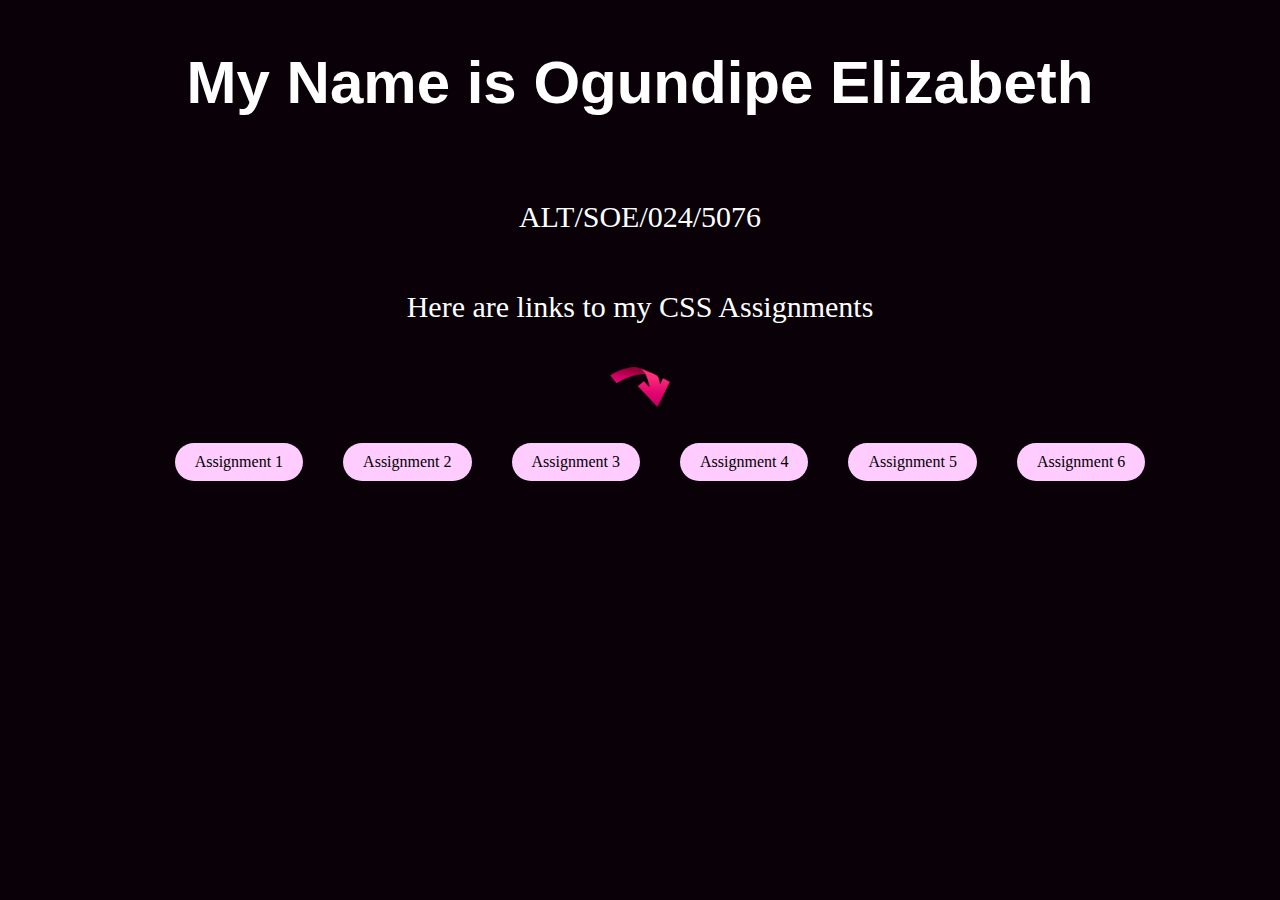
<file: index.html>
<!DOCTYPE html>
<html lang="en">
<head>
    <meta charset="UTF-8">
    <meta name="viewport" content="width=device-width, initial-scale=1.0">
    <title>MY CSS ASSIGNMENTS </title>
</head>
<body>
    
        <h1>My Name is Ogundipe Elizabeth</h1>
    <div class="text">
       <p>ALT/SOE/024/5076</p>
       <p>Here are links to my CSS Assignments</p>
       <img src="../images/arrow.png" alt="">
    </div>
  
    <nav>
        <ul class="buttons">
            <li><a href="css1/css1.html">Assignment 1</a></li>
            <li><a href="css2/css2.html">Assignment 2</a></li>
            <li><a href="css3/css3.html">Assignment 3</a></li>
            <li><a href="css4/css4.html">Assignment 4</a></li>
            <li><a href="css5/css5.html">Assignment 5</a></li>
            <li><a href="css6/css6.html">Assignment 6</a></li>
        </ul>
    </nav>
    
    <link rel="stylesheet" href="main.css">
    
</body>
</html>
</file>
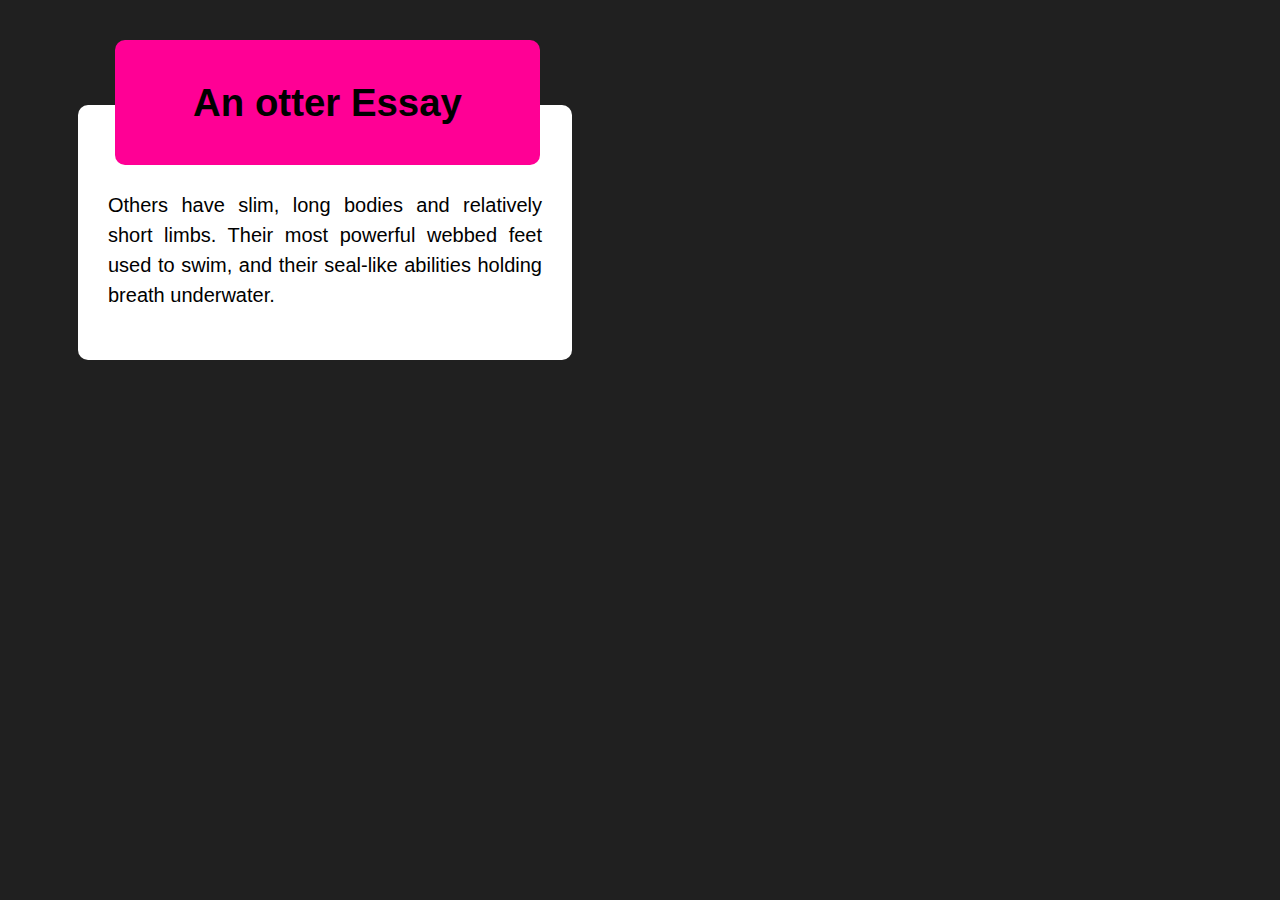
<file: css1.html>
<!DOCTYPE html>
<html lang="en">
<head>
    <meta charset="UTF-8">
    <meta name="viewport" content="width=device-width, initial-scale=1.0">
    <title>css class 1

    </title>
</head>
<body>
    <div class="title "><h1>An otter Essay </h1></div>
    <div class="card ">
        <p>Others have slim, long bodies and relatively short limbs. 
            Their most powerful webbed feet used to swim, and their seal-like abilities
            holding breath underwater.
        </p>
    </div>

    <link rel="stylesheet" href="css1.css">
    
</body>

</html>
</file>
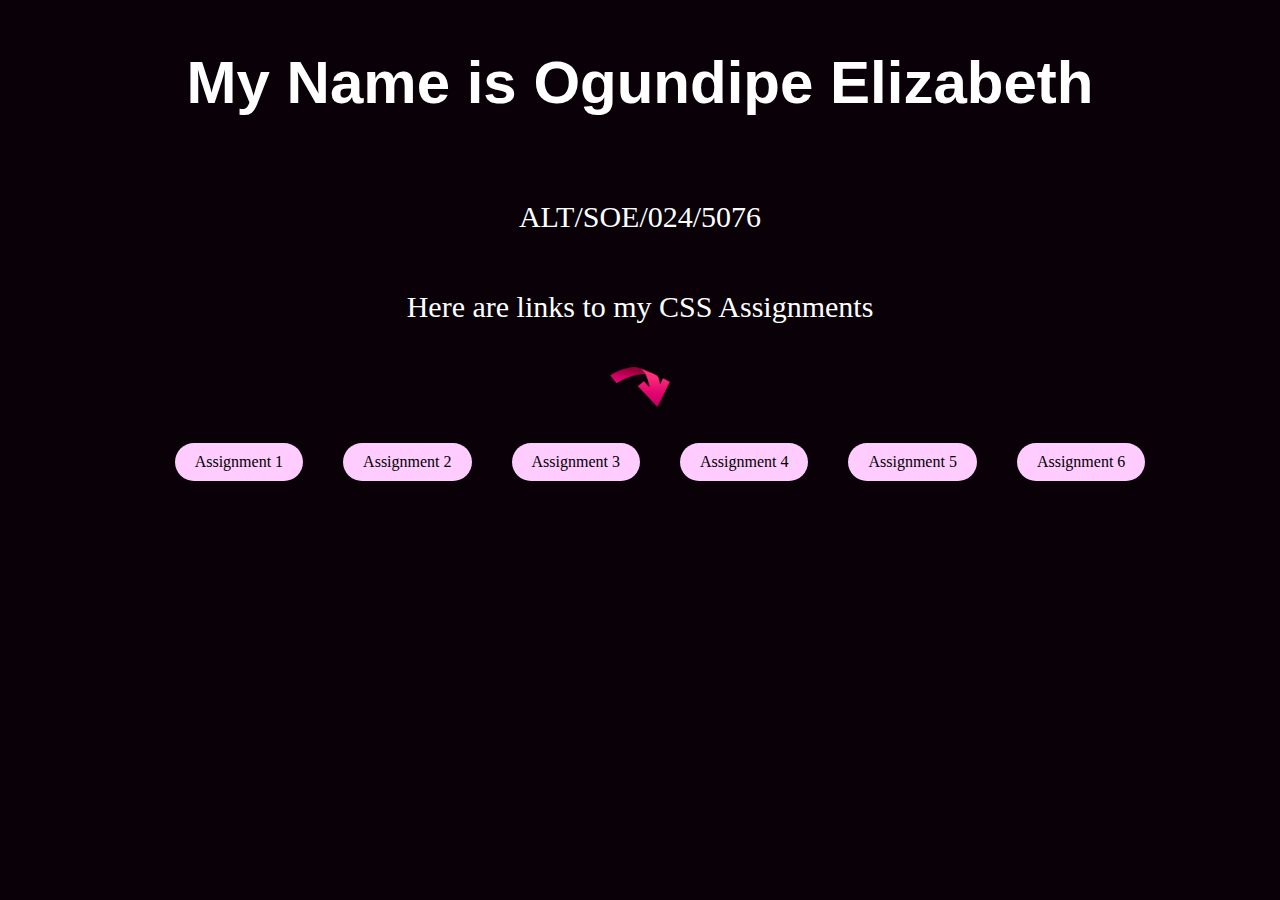
<file: Main.html>
<!DOCTYPE html>
<html lang="en">
<head>
    <meta charset="UTF-8">
    <meta name="viewport" content="width=device-width, initial-scale=1.0">
    <title>MY CSS ASSIGNMENTS </title>
</head>
<body>
    
        <h1>My Name is Ogundipe Elizabeth</h1>
    <div class="text">
       <p>ALT/SOE/024/5076</p>
       <p>Here are links to my CSS Assignments</p>
       <img src="../images/arrow.png" alt="">
    </div>
  
    <nav>
        <ul class="buttons">
            <li><a href="ccs1/css1.html">Assignment 1</a></li>
            <li><a href="css2/css2.html">Assignment 2</a></li>
            <li><a href="css3/css3.html">Assignment 3</a></li>
            <li><a href="css4/css4.html">Assignment 4</a></li>
            <li><a href="css5/css5.html">Assignment 5</a></li>
            <li><a href="css6/css6.html">Assignment 6</a></li>
        </ul>
    </nav>
    
    <link rel="stylesheet" href="main.css">
    
</body>
</html>
</file>
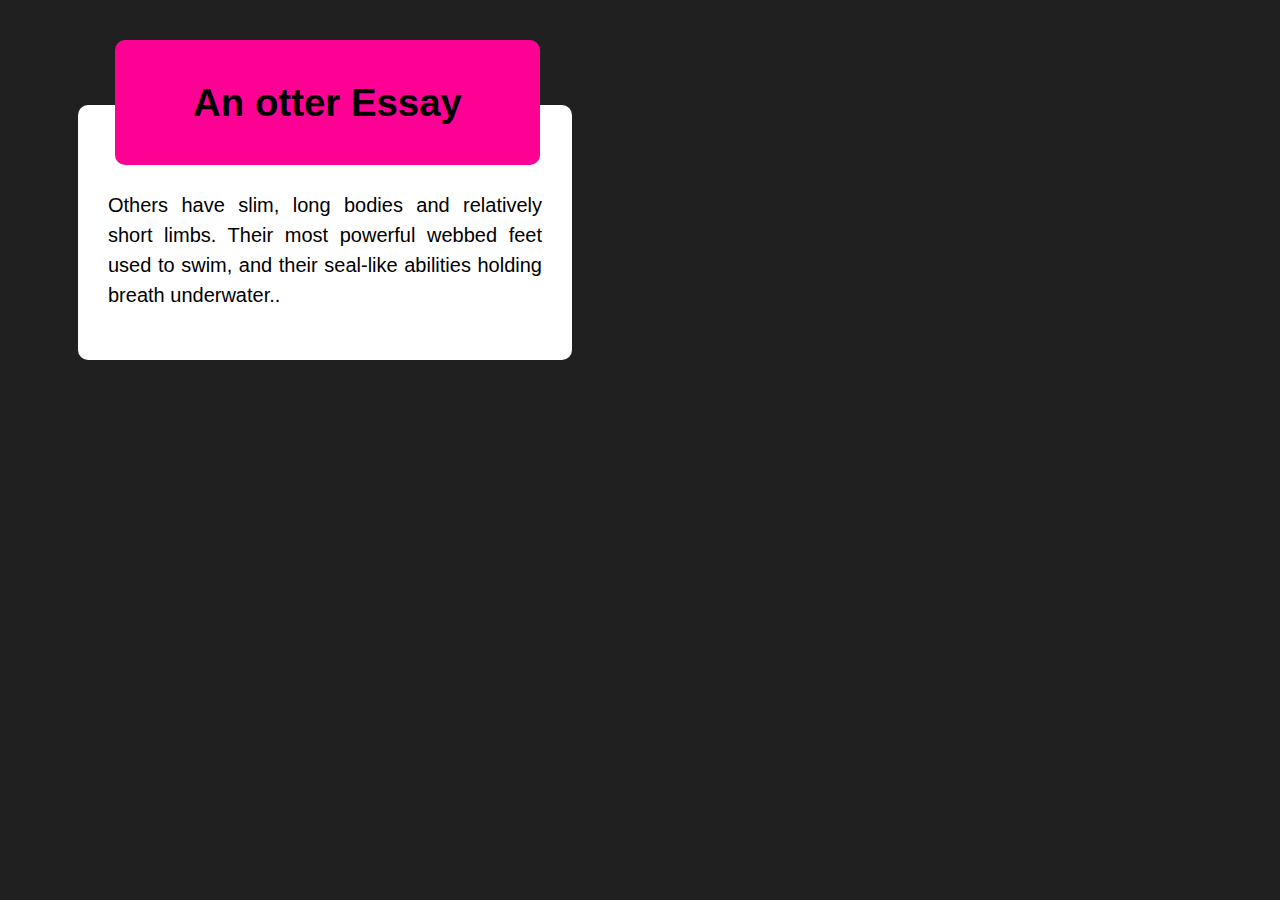
<file: css1/css1.html>
<!DOCTYPE html>
<html lang="en">
<head>
    <meta charset="UTF-8">
    <meta name="viewport" content="width=device-width, initial-scale=1.0">
    <title>CSS 1

    </title>
</head>
<body>
    <div class="title "><h1>An otter Essay</h1></div>
    <div class="card ">
        <p>Others have slim, long bodies and relatively short limbs. 
            Their most powerful webbed feet used to swim, and their seal-like abilities
            holding breath underwater..
        </p>
    </div>

    <link rel="stylesheet" href="css1.css">
    
</body>

</html>
</file>
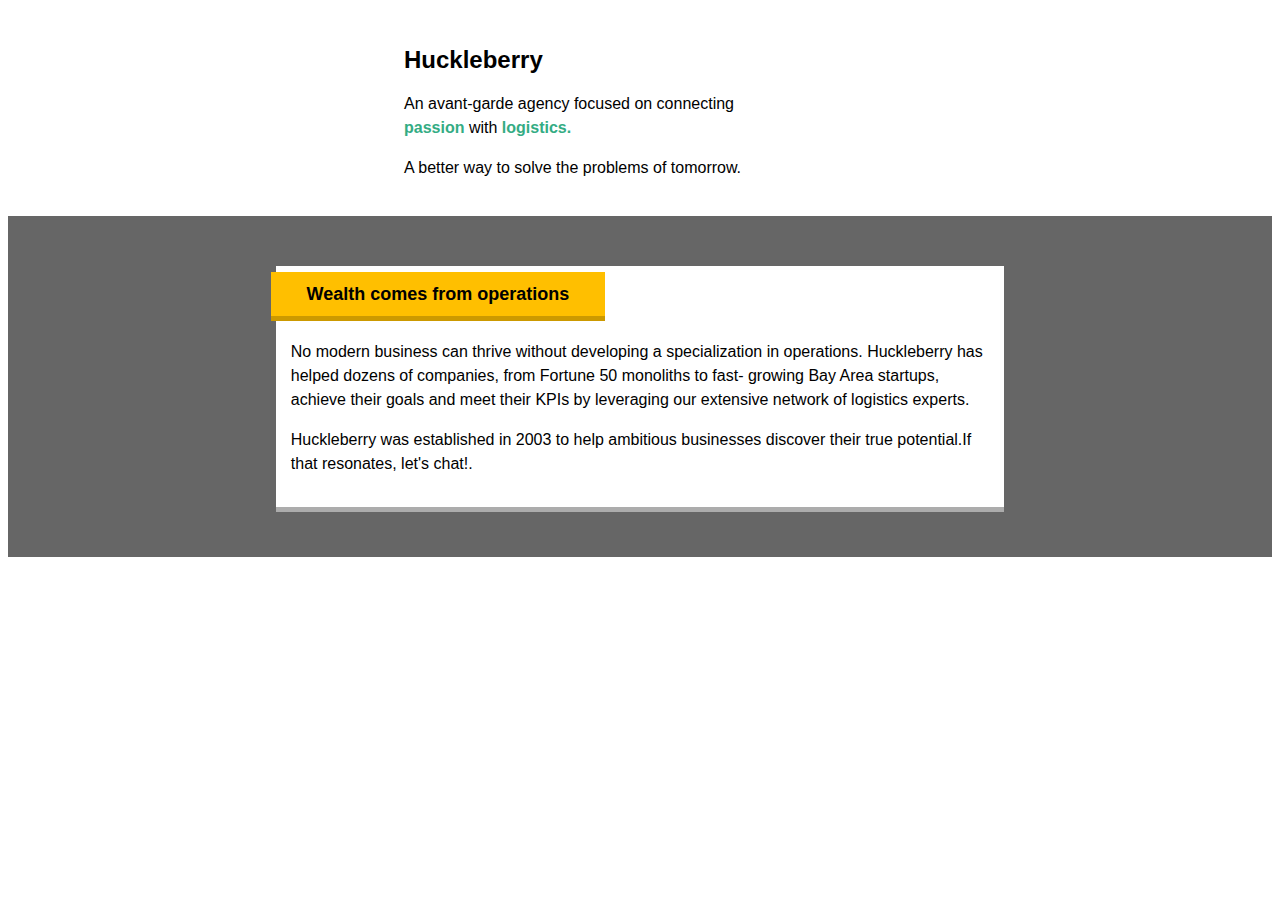
<file: css2/css2.html>
<!DOCTYPE html>
<html lang="en">
<head>
    <meta charset="UTF-8">
    <meta name="viewport" content="width=device-width, initial-scale=1.0">
    <title>CSS 2</title>
</head>
<body>
    <div class="firsthalf">
        <h2>Huckleberry</h2>
        <p>An avant-garde agency focused on connecting <id>passion</id> with <id>logistics.</id></p>
        <p>A better way to solve the problems of tomorrow.</p>
    </div>
    
        <div class="secondhalf">
        <div class="insecondhalf">
        <h4>Wealth comes from operations</h4>
        <p>
            No modern business can thrive without developing a specialization in operations. Huckleberry has helped dozens of companies, from Fortune 50 monoliths to fast- growing Bay Area startups, achieve their goals and meet their KPIs by leveraging our extensive network of logistics experts.
            
        <p>Huckleberry was established in 2003 to help ambitious businesses discover their true potential.If that resonates, let's chat!.</p>
        </div> </div>
   
    <link rel="stylesheet" href="css2.css">
</body>
</html>
</file>
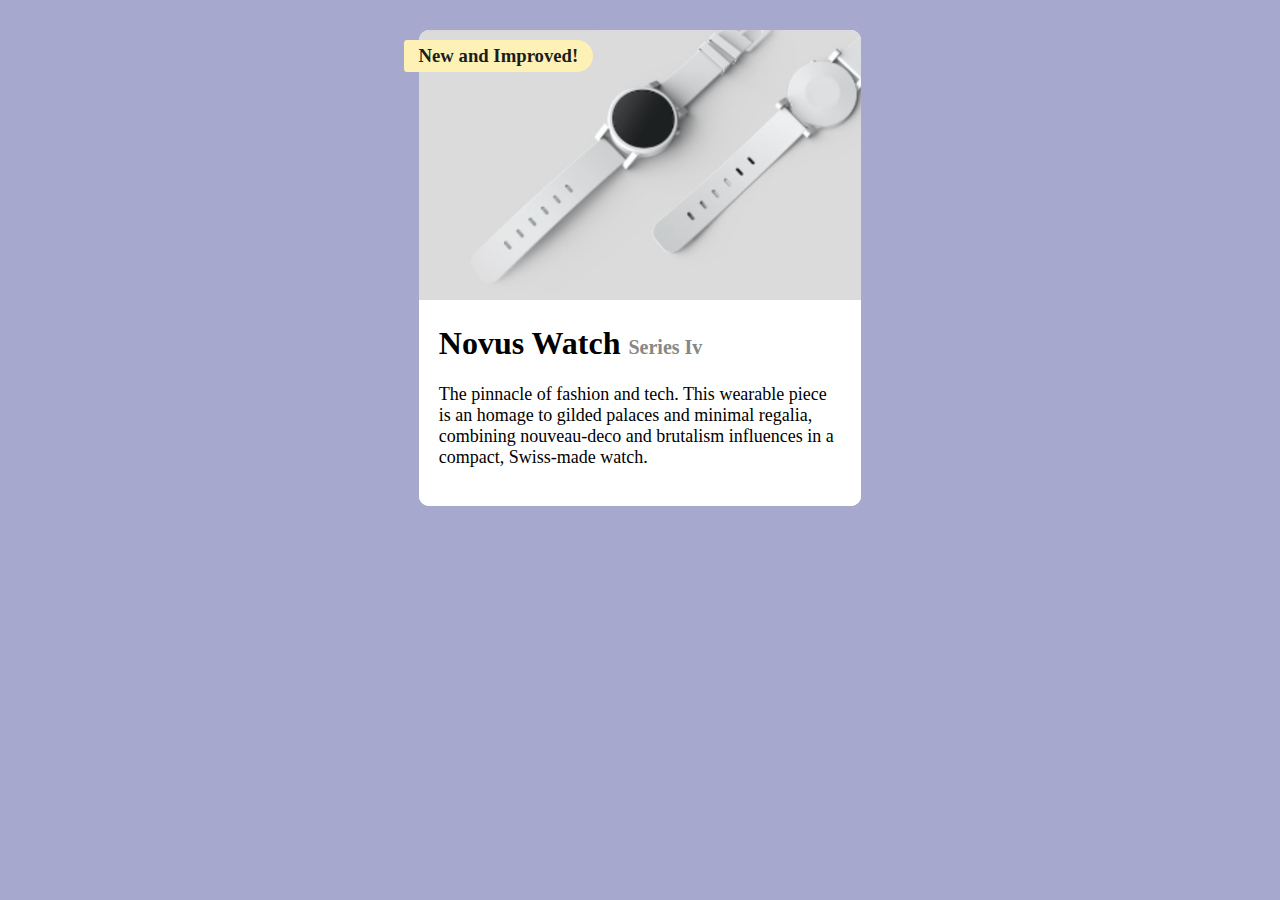
<file: css3/css3.html>
<!DOCTYPE html>
<html lang="en">
<head>
    <meta charset="UTF-8">
    <meta name="viewport" content="width=device-width, initial-scale=1.0">
    <title>CSS 3</title>
</head>
<body>
    <div class="all">
        <!-- <div class="up"> -->
            <h3>New and Improved!</h3>
        <!-- </div> -->
        <img src="../images/watch.PNG" alt="">
        <div class="down"><h1>Novus Watch <id> Series Iv </id></h1>
        
        <p>The pinnacle of fashion and tech. This wearable piece is an homage to gilded palaces and minimal regalia, combining nouveau-deco and brutalism influences in a compact, Swiss-made watch.</p></div>
    </div>
    
<link rel="stylesheet" href="css3.css">
</body>
</html>
</file>
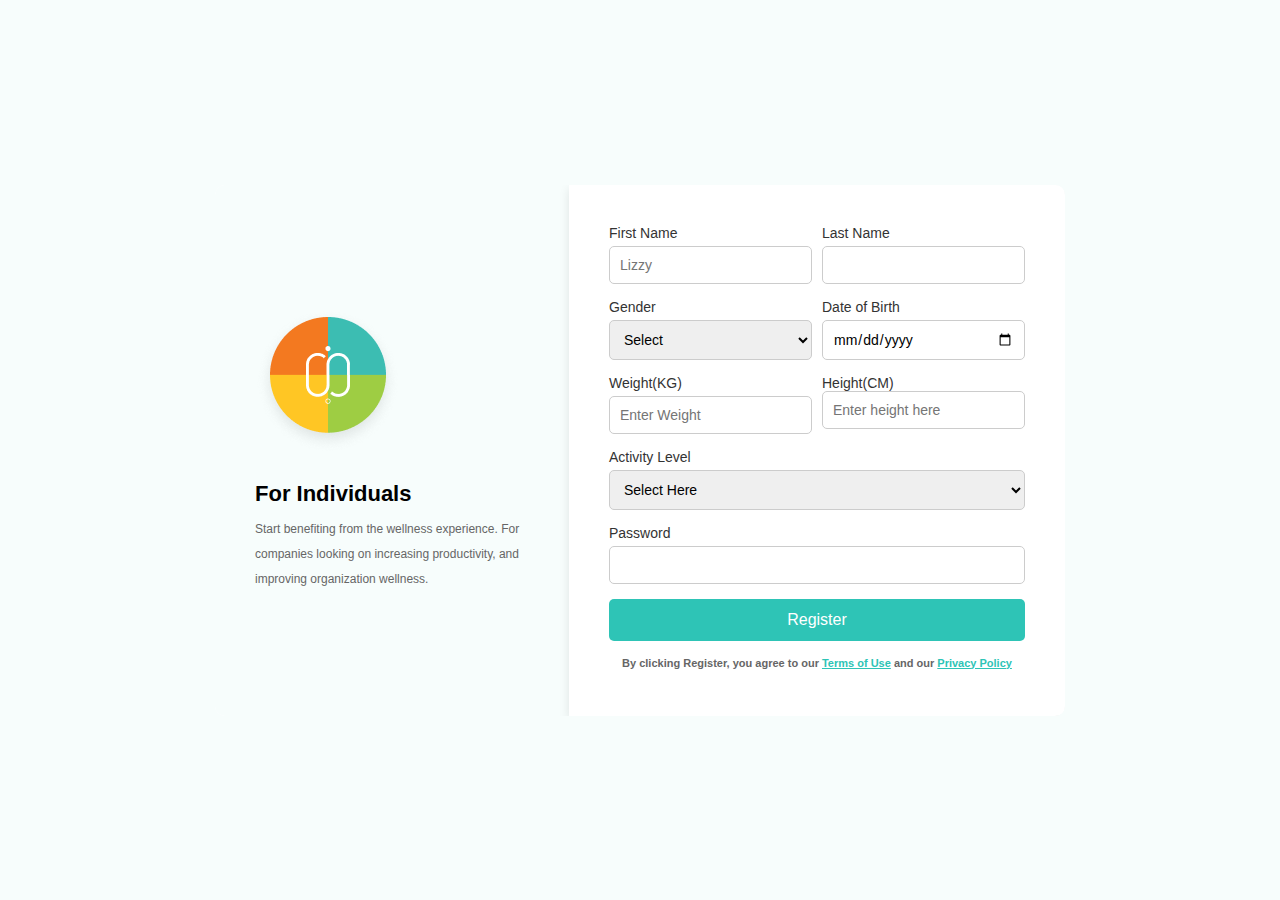
<file: css4/css4.html>
<!DOCTYPE html>
<html lang="en">
<head>
    <meta charset="UTF-8">
    <meta name="viewport" content="width=device-width, initial-scale=1.0">
    <title>CSS 4</title>
</head>
<body>
<div class="both-sides">
    <div class="left-side">
        <div class="icon"><img src="../images/logo.png" alt=""></div>
        <h2>For Individuals</h2>
        <p>Start benefiting from the wellness experience. For companies looking on increasing productivity, and improving organization wellness.</p>
    </div>

    <div class="right-side">
        <form class="register-form">
            <div class="input-group">
                <div class="input-field">
            <label for="first-name">First Name </label>
                <input type="text" id="First-Name" placeholder="Lizzy"required> </div>

                <div class="input-field">
                <label for="last-name">Last Name</label>
                <input type="text" id="Last-Name" required>
                </div>
            </div>

            <div class="input-group">
            <div class="input-field">
                <label for="gender">Gender</label>
                <select name="gender" id="gender">
                    <option disabled selected>Select</option>
                    <option value="Female">Female</option>
                    <option value="Male">Male</option>
                    <Option value="chose-not-to-say">I choose not to say</Option>
                </select>
            </div>

            <div class="input-field">
                <label for="dob">Date of Birth</label>
                <input type="date" placeholder="Select here">
            </div>
            </div>

            <div class="input-group">
                <div class="input-field">

                <label for="weight">Weight(KG)</label>
                <Input type="text" placeholder="Enter Weight" > </div>
                
                <div class="input-field">
                <label for="height" id="height">Height(CM)
                    <input placeholder="Enter height here" type="text">
                </label> </div>
            </div>

        <div class="input-field">
                <label for="activity">Activity Level</label>
                <select id="activity">
                    <option disabled selected >Select Here</option>
                    <option>High</option>
                    <option>Mid</option>
                    <option>Low</option>
                </select>
        </div>

        <div class="input-field">
            <label for="password">Password</label>
            <input type="password" id="password">
        </div>

        <button type="submit" class="register-btn">Register</button>

                <p class="terms">
                    <b>By clicking Register, you agree to our <a href="#">Terms of Use</a> and our <a href="#">Privacy Policy</a></b>
                </p>

        </form>

    </div>
</div>

    <link rel="stylesheet" href="css4.css">
    
</body>
</html>
</file>
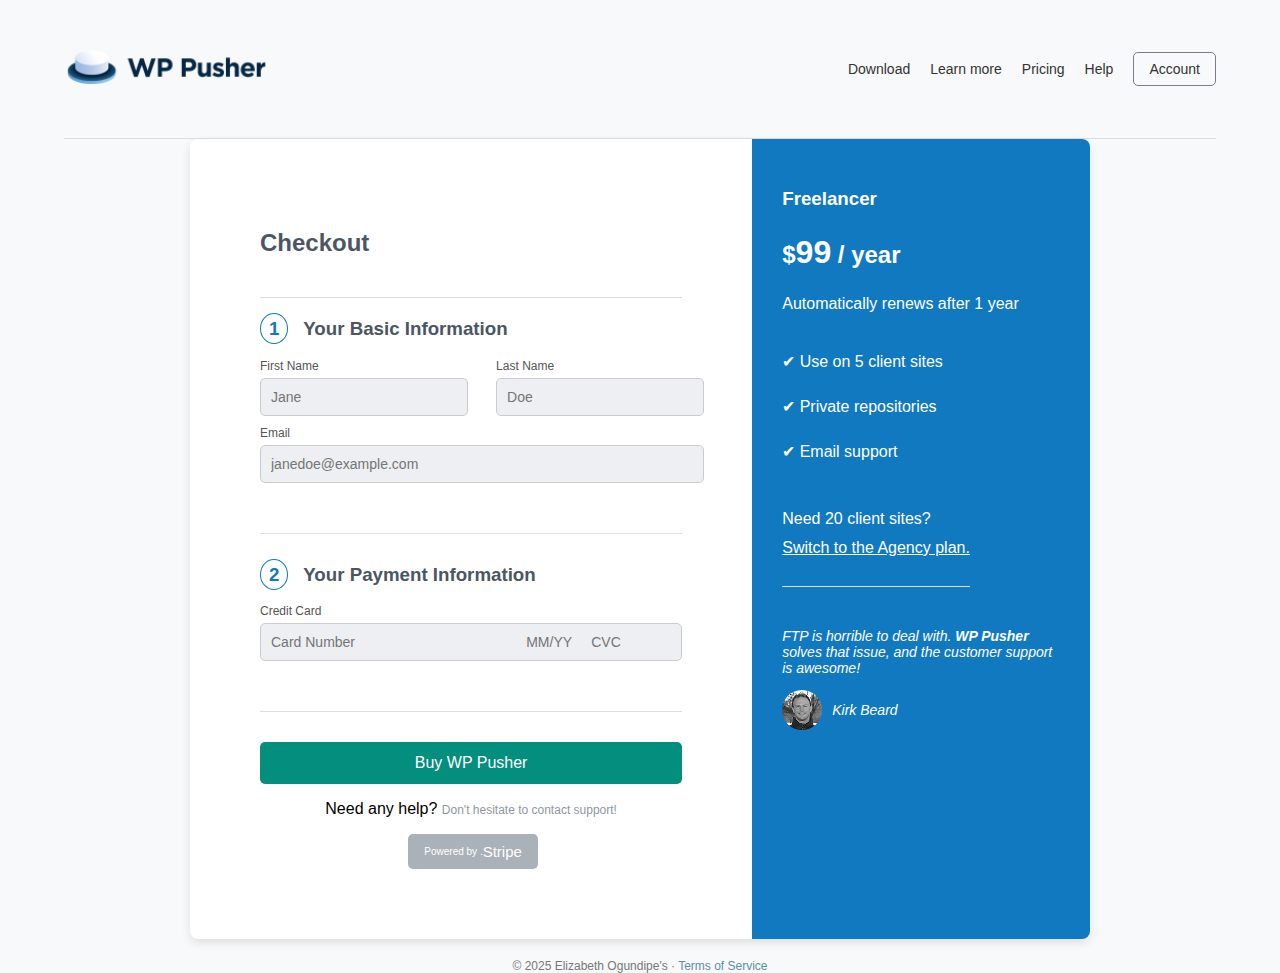
<file: css5/css5.html>
<!DOCTYPE html>
<html lang="en">
<head>
    <meta charset="UTF-8">
    <meta name="viewport" content="width=device-width, initial-scale=1.0">
    <title>CSS 5</title>
</head>
<body>
 <header class="navbar">
    <div class="logo">
        <img src="../images/wp.png" alt="WP Pusher Logo">
     </div>
     <nav>
        <ul>
            <li><a href="#">Download</a></li>
            <li><a href="#">Learn more</a></li>
             <li><a href="#">Pricing</a></li>
             <li><a href="#">Help</a></li>
            <li><a href="#" class="account-btn">Account</a></li>
        </ul>
     </nav>
</header>

<div class="container">
    <div class="checkout-box">
        <h2>Checkout</h2>

        <form>
        <div class="section">
                <h3><span>1</span> Your Basic Information</h3>
                <div class="input-group">
                    <div class="input-field">
                        <label>First Name</label>
                        <input type="text" placeholder="Jane">
                    </div>
                    <div class="input-field">
                        <label>Last Name</label>
                        <input type="text" placeholder="Doe">
                    </div>
                </div>
            <div class="input-field">
                    <label>Email</label>
                    <input type="email" placeholder="janedoe@example.com">
                </div>
            </div>

            <div class="section">
                <h3><span>2</span> Your Payment Information</h3>
                <div class="input-field">
                    <label>Credit Card</label>
                <div class="credit-card">
                        <input type="text" placeholder="Card Number                                            MM/YY     CVC">
                        <!-- <input type="text" placeholder="MM / YY">
                        <input type="text" placeholder="CVC"> -->
                 </div>
                </div>
            </div>

           
            <button class="buy-button">Buy WP Pusher</button>
            <p class="help-text">
                 Need any help? <span>Don't hesitate to contact support!</span>
            </p>

           
            <div class="powered-by">
                <p>Powered by .</p><span class="stripe"> Stripe</span>
            </div>
        </form>
    </div>


   
    <div class="sidebar">
        <h3>Freelancer</h3>
        <p class="price">$<span>99</span> / year</p>
        <p class="renew">Automatically renews after 1 year</p>
        <ul class="features">
            <li>✔ Use on 5 client sites</li>
            <li>✔ Private repositories</li>
            <li>✔ Email support</li>
        </ul>
        <p class="upgrade">
            Need 20 client sites? <br><a href="#">Switch to the Agency plan.</a>
        </p>
        <blockquote>
            <p><i>FTP is horrible to deal with. <strong>WP Pusher</strong> solves that issue, and the customer support is awesome!</i></p>
            <div class="author">
                <img src="../images/Bitmap.png" alt="Kirk Beard">
                <span>Kirk Beard</span>
            </div>
        </blockquote>
    </div>
</div>


<footer>
    © 2025 Elizabeth Ogundipe's  · <a href="#">Terms of Service</a>
</footer>

    <link rel="stylesheet" href="css5.css"> 
</body>
</html>
</file>
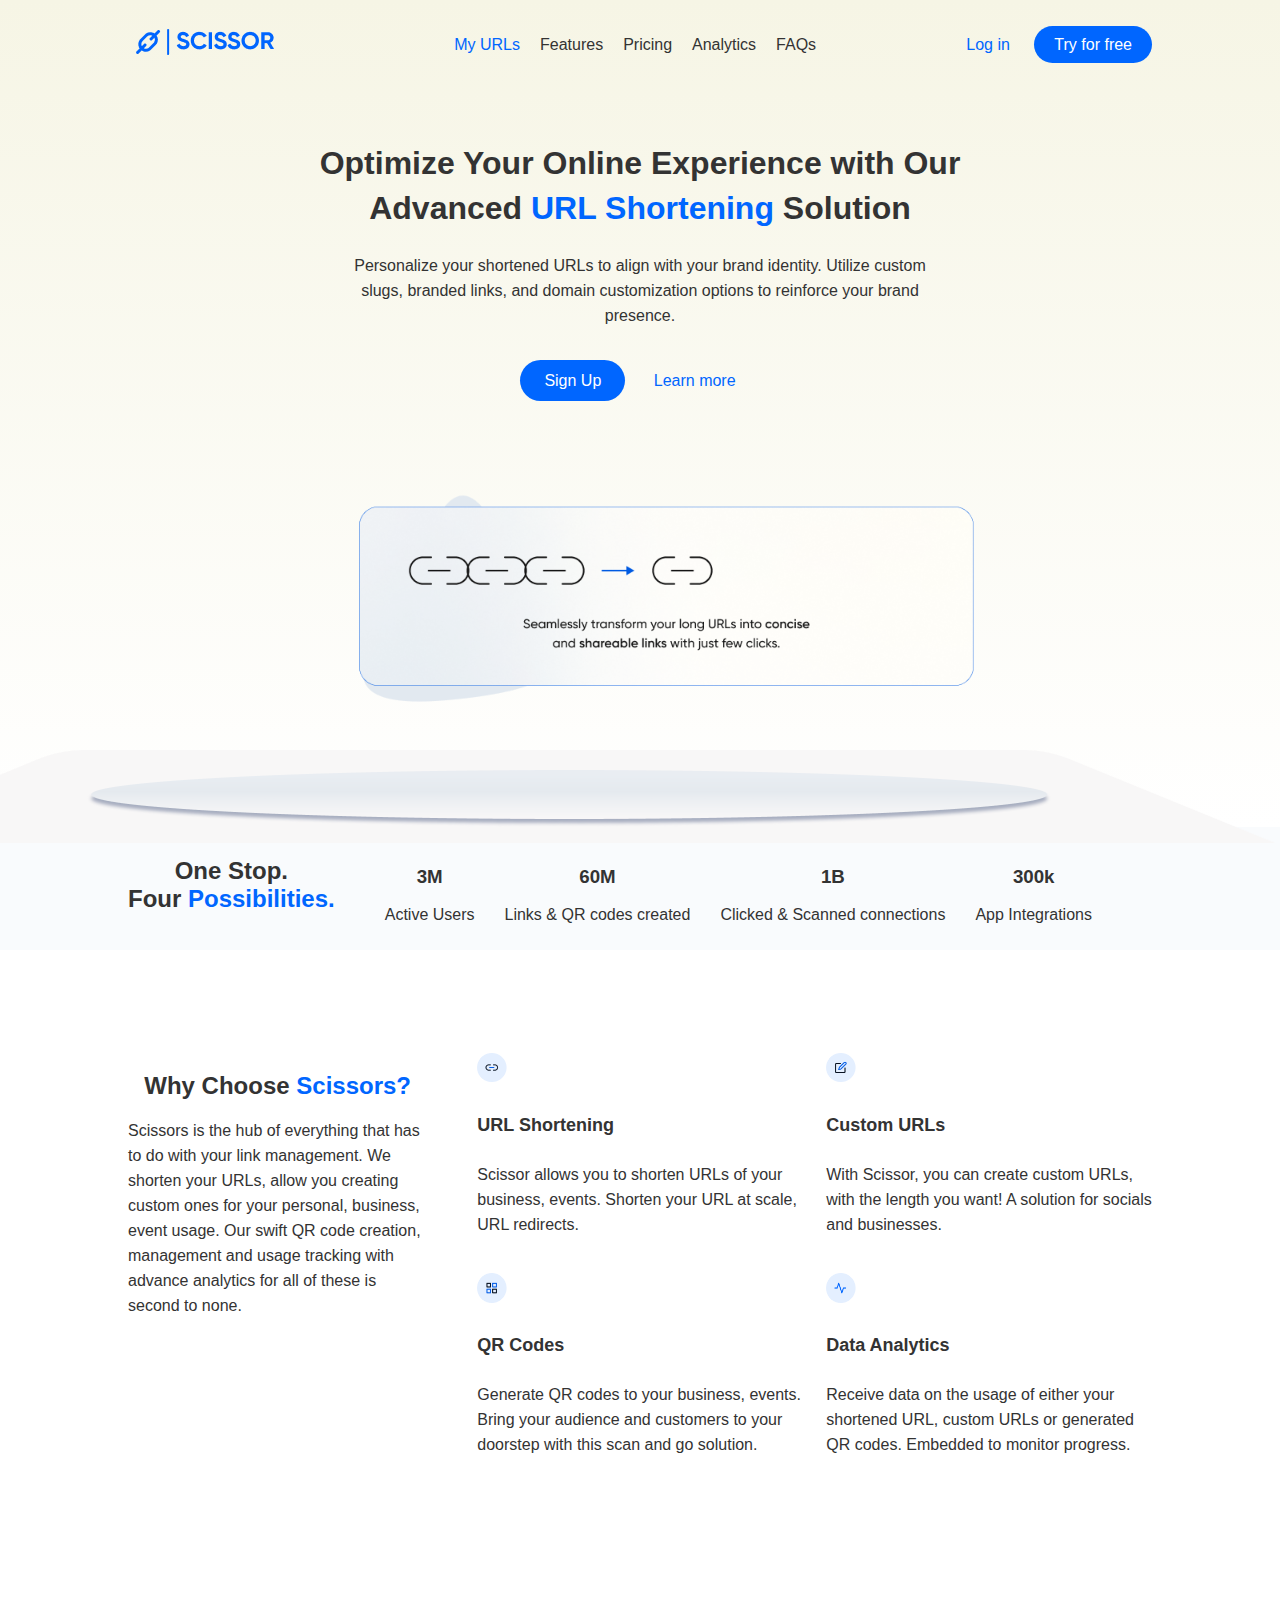
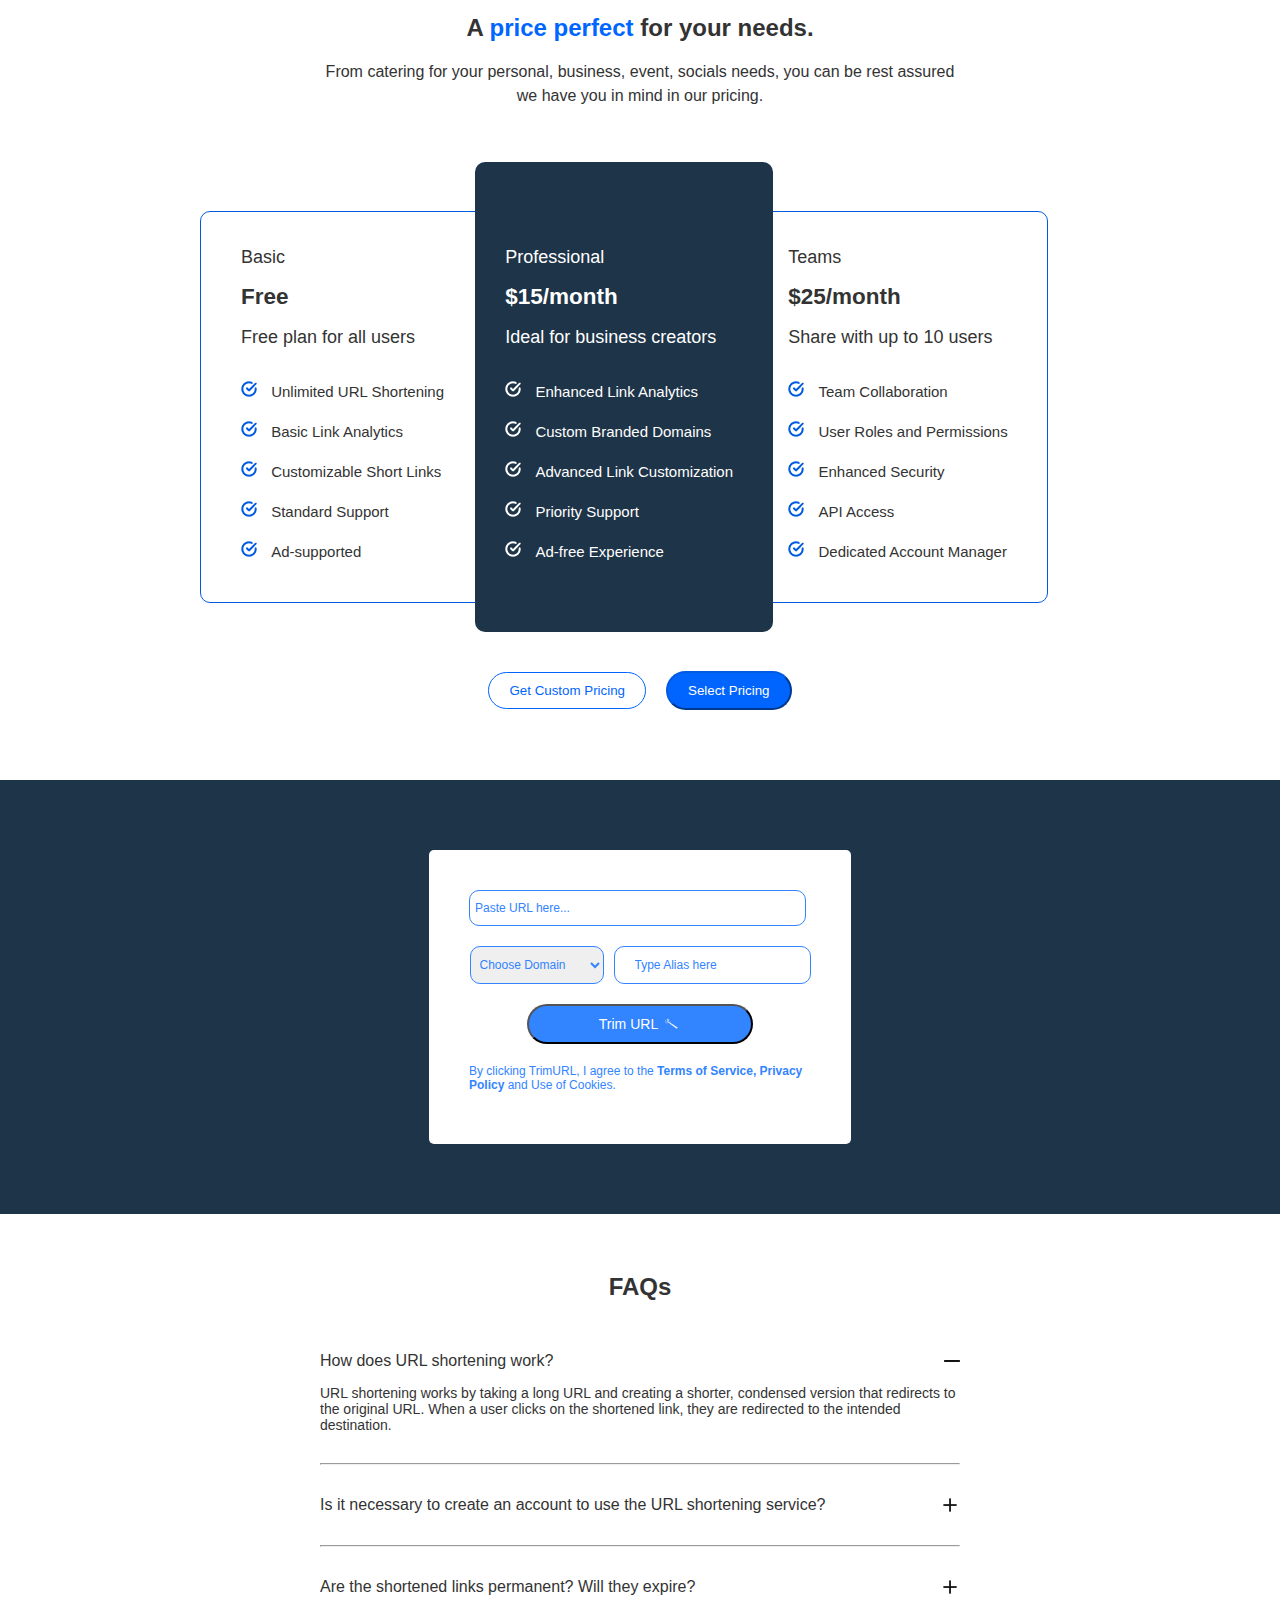
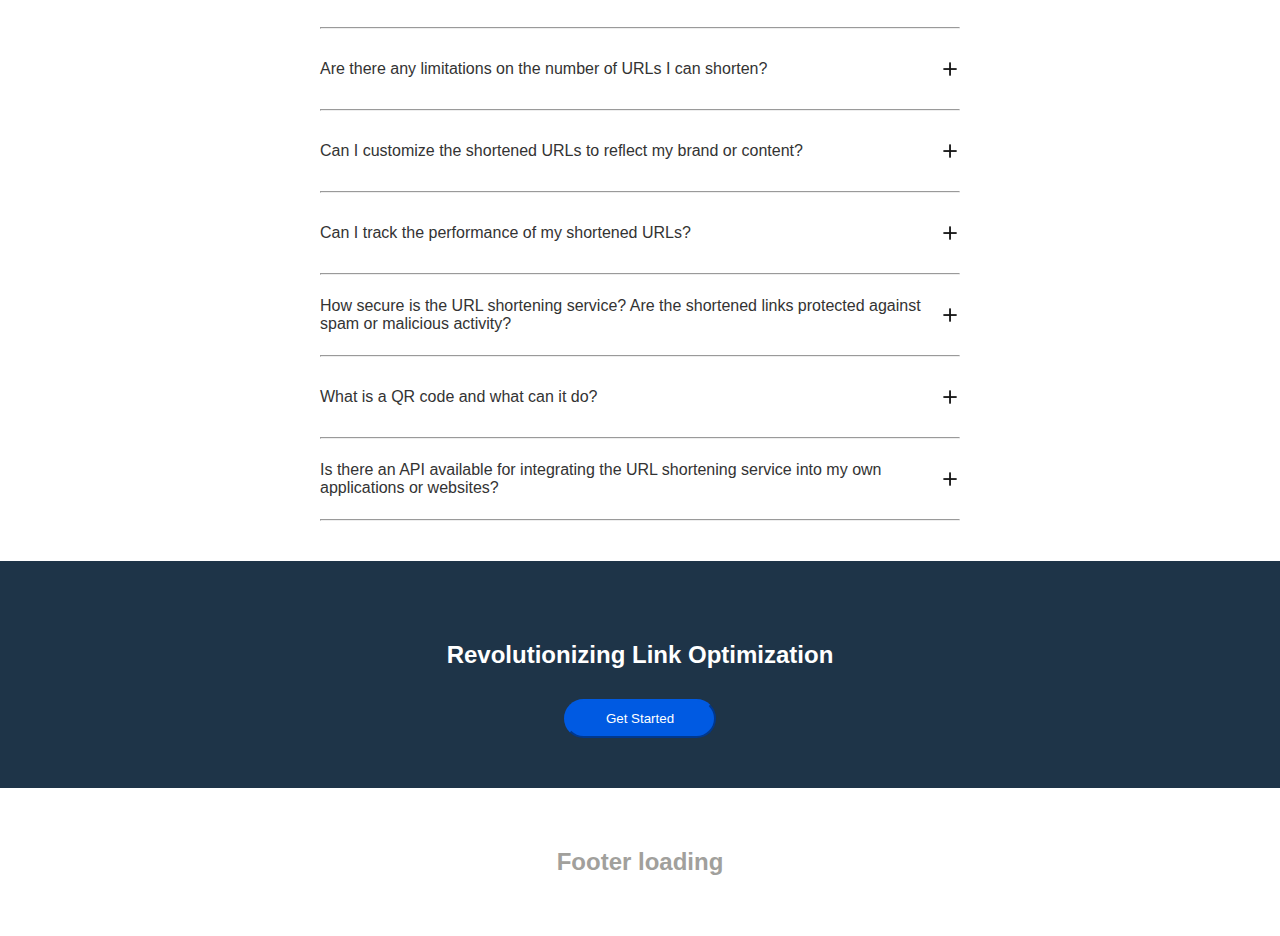
<file: css6/css6.html>
<!DOCTYPE html>
<html lang="en">
<head>
    <meta charset="UTF-8">
    <meta name="viewport" content="width=device-width, initial-scale=1.0">
    <title>CSS 6</title>
</head>
<body>
 <div class="hero-colour-apply">
    <header>
        <nav>
            <div class="logo"> <img src="../images/scissors logo.png" alt="">  </div>
            <ul class="nav-links">
                <li id="myurl"><a href="#">My URLs</a></li>
                <li><a href="#">Features</a></li>
                <li><a href="#">Pricing</a></li>
                <li><a href="#">Analytics</a></li>
                <li><a href="#">FAQs</a></li>
            </ul>
            <div class="nav-buttons">
                <a href="#" class="login">Log in</a>
                <a href="#" class="signup">Try for free</a>
            </div>
        </nav>
    </header>

    <section class="hero">
        <h1>Optimize Your Online Experience with Our <br> 
            Advanced <span class="highlight">URL Shortening</span> Solution</h1>
        <p>Personalize your shortened URLs to align with your brand identity. Utilize custom slugs, branded links, and domain customization options to reinforce your brand presence.</p>
        <div class="hero-buttons">
            <a href="#" class="btn">Sign Up</a>
            <a href="#" class="btn-light">Learn more</a>
        </div>
        <div class="hero-image">
            <img src="../images/pic1.png">
        </div>
        <div class="hero-image2">
            <img src="../images/pic2.png" alt="">
        </div>
    </section>
 </div>

    <section class="stats">
        <h2>One Stop. <br>Four <span class="highlight">Possibilities.</span></h2>
        <div class="stats-container">
            <div class="stat"><h3>3M</h3><p>Active Users</p></div>
            <div class="stat"><h3>60M</h3><p>Links & QR codes created</p></div>
            <div class="stat"><h3>1B</h3><p>Clicked & Scanned connections</p></div>
            <div class="stat"><h3>300k</h3><p>App Integrations</p></div>
        </div>
    </section>

    <section class="reasons">
        <div class="reasons-left-div">
            <h2>Why Choose <span class="scissors"> Scissors?</span></h2>
            <p>Scissors is the hub of everything that has to do with your link management. We shorten your URLs, allow you creating custom ones for your personal, business, event usage. Our swift QR code creation, management and usage tracking with advance analytics for all of these is second to none. </p>
        </div>
        <div class="reasons-right-div">
            <div class="right-div-1">
                <img src="../images/icon1.png">
                <h4>URL Shortening</h4>
                <p>Scissor allows you to shorten URLs of your business, events. Shorten your URL at scale, URL redirects.</p>
                <img src="../images/icon2.png">
                <h4>QR Codes</h4>
                <p>Generate QR codes to your business, events. Bring your audience and customers to your doorstep with this scan and go solution.</p>
            </div>
            <div class="right-div-2">
                <img src="../images/icon3.png">
                <h4>Custom URLs</h4>
                <p>With Scissor, you can create custom URLs, with the length you want! A solution for socials and businesses.</p>
                <img src="../images/icon4.png">
                <h4>Data Analytics</h4>
                <p>Receive data on the usage of either your shortened URL, custom URLs or generated QR codes. Embedded to monitor progress.</p>
            </div>
        </div>

    </section>

    <section class="plans">
        <div class="plan-title">
            <h2>A <span>price perfect</span> for your needs.</h2>
            <p>From catering for your personal, business, event, socials needs, you can be rest assured we have you in mind in our pricing.</p>
        </div>

        <div class="plan-prices">
            <div class="plan-in-light">
                <h5>Basic</h5>
                <h2>Free</h2>
                <h5>Free plan for all users</h5>
                <img src="../images/check-circle.png" alt="">
                <p>Unlimited URL Shortening</p> <br>
                <img src="../images/check-circle.png" alt="">
                <p>Basic Link Analytics</p> <br>
                <img src="../images/check-circle.png" alt="">
                <p>Customizable Short Links</p> <br>
                <img src="../images/check-circle.png" alt="">
                <p>Standard Support</p> <br>
                <img src="../images/check-circle.png" alt="">
                <p>Ad-supported</p> <br>
            </div>

            <div class="plan-in-dark">
                <h5>Professional</h5>
                <h2>$15/month</h2>
                <h5>Ideal for business creators</h5>
                <img src="../images/check-circle-white.png" alt="">
                <p>Enhanced Link Analytics</p> <br>
                <img src="../images/check-circle-white.png" alt="">
                <p>Custom Branded Domains</p> <br>
                <img src="../images/check-circle-white.png" alt="">
                <p>Advanced Link Customization</p> <br>
                <img src="../images/check-circle-white.png" alt="">
                <p>Priority Support</p> <br>
                <img src="../images/check-circle-white.png" alt="">
                <p>Ad-free Experience</p> <br>
            </div>

            <div class="plan-in-light">
                <h5>Teams</h5>
                <h2>$25/month</h2>
                <h5>Share with up to 10 users</h5>
                <img src="../images/check-circle.png" alt="">
                <p>Team Collaboration</p> <br>
                <img src="../images/check-circle.png" alt="">
                <p>User Roles and Permissions</p> <br>
                <img src="../images/check-circle.png" alt="">
                <p>Enhanced Security</p> <br>
                <img src="../images/check-circle.png" alt="">
                <p>API Access</p> <br>
                <img src="../images/check-circle.png" alt="">
                <p>Dedicated Account Manager</p> <br>
            </div>

        </div>
        <div class="plan-buttons">
            <button id="plan-btn-1" >Get Custom Pricing</button>
            <button id="plan-btn-2" >Select Pricing</button>
        </div>
    </section>

    <section class="form-section">
     <div class="form">
        <form action="">
            <input type="text" id="paste-url"placeholder="Paste URL here...">
            <div class="sec-part-of-form">
                <select name="form" id="select-domain">
                    <option selected disabled value="Choose Domain">Choose Domain</option>
                </select>
                <input type="text" id="type-alias" placeholder="Type Alias here">
            </div>
            <button type="submit">Trim URL 
                <img src="../images/magic wand.png">
            </button>
         <p class="terms">By clicking TrimURL, I agree to the <b>Terms of Service, Privacy Policy </b>and Use of Cookies.</p>
        </form>
    </div>

    </section>

    <section class="faq">
        <h2>FAQs</h2>
        <div class="qa">
            <div class="q-icon-minus">
            <p class="question">How does URL shortening work?</p>
            <img src="../images/minus.png" alt=""> </div>

            <p class="answer">URL shortening works by taking a long URL and creating a shorter, condensed version that redirects to the original URL. When a user clicks on the shortened link, they are redirected to the intended destination.</p>
            <hr>
            <div class="q-icon-plus">
            <p class="question">Is it necessary to create an account to use the URL shortening service?</p>
            <img src="../images/plus.png" alt="">  </div>
            <hr>
            <div class="q-icon-plus">
            <p class="question">Are the shortened links permanent? Will they expire?      </p>
            <img src="../images/plus.png" alt=""> </div>
            <hr>
            <div class="q-icon-plus">
            <p class="question">Are there any limitations on the number of URLs I can shorten?</p>
            <img src="../images/plus.png" alt=""> </div>
            <hr>
            <div class="q-icon-plus">
            <p class="question">Can I customize the shortened URLs to reflect my brand or content?</p>
            <img src="../images/plus.png" alt=""> </div>
            <hr>
            <div class="q-icon-plus">
            <p class="question">Can I track the performance of my shortened URLs?</p>
            <img src="../images/plus.png" alt=""> </div>
            <hr>
            <div class="q-icon-plus">
            <p class="question">How secure is the URL shortening service? Are the shortened links protected against spam or malicious activity?</p>
            <img src="../images/plus.png" alt=""> </div>
            <hr>
            <div class="q-icon-plus">
            <p class="question">What is a QR code and what can it do?</p>
            <img src="../images/plus.png" alt=""> </div>
            <hr>
            <div class="q-icon-plus">
            <p class="question">Is there an API available for integrating the URL shortening service into my own applications or websites?</p>
            <img src="../images/plus.png" alt=""> </div>
            <hr>
        </div>

    </section>

    <section class="link-optimization"> 
        <h2>
            Revolutionizing Link Optimization
        </h2>
        <button>
            Get Started
        </button>

    </section>

    <section class="footer">
        <h2>Footer loading</h2>

    </section>
    



<link rel="stylesheet" href="css6.css">
</body>
</html>
</file>
<file: main.css>
body{
    background-color: hsl(315, 80%, 2%);
    position: relative;
    display: grid;
}
.text{
    align-items: center;
    text-align: center;
    font-size: 30px;
    line-height: 2em;
    font-family: cursive;
    color: white;
    
}
h1{
    text-align: center;
    font-size: 60px;
    font-family: Verdana, Geneva, Tahoma, sans-serif;
    color: white;
   
}
.buttons{
    justify-content: center;
    display: flex;
    list-style-type: none;  
}

.buttons li{
    margin: 0px 20px;
}
.buttons li a{
    display: block;
    border-radius: 40px;  
    color: black;
    font-size: 16px;
    padding: 10px 20px;
    text-decoration: none;
    background-color: rgb(255, 204, 255);
   
}
img{
    height: 40px;
}
</file>
<file: css1.css>
body{
    background-color: #202020;
}
.title{
    padding: 15px 65px 15px 65px;
    background-color: #FF0095;
    font-family: Arial, Helvetica, sans-serif;
    border-radius: 10px;
    margin: 40px 732px 60px 107px;
    text-align: center;
    position: relative; 
    z-index: 2; 
    font-size: larger;
}
.card{
    padding: 65px 30px 30px 30px;
    background-color: white;
    font-family: 'arial';
    font-size: 20px;
    border-radius: 10px;
    margin: -120px 700px 60px 70px;
    text-align: justify;
    line-height: 1.5em;
    position: relative; 
    z-index: 1; 
}
</file>
<file: css1/css1.css>
body{
    background-color: #202020;
}
.title{
    padding: 15px 65px 15px 65px;
    background-color: #FF0095;
    font-family: Arial, Helvetica, sans-serif;
    border-radius: 10px;
    margin: 40px 732px 60px 107px;
    text-align: center;
    position: relative; 
    z-index: 2; 
    font-size: larger;
}
.card{
    padding: 65px 30px 30px 30px;
    background-color: white;
    font-family: 'arial';
    font-size: 20px;
    border-radius: 10px;
    margin: -120px 700px 60px 70px;
    text-align: justify;
    line-height: 1.5em;
    position: relative; 
    z-index: 1; 
}
</file>
<file: css2/css2.css>
body{
    position: relative;
    font-family: Arial, Helvetica, sans-serif;
    line-height: 1.5em;
    
}
.firsthalf{
    background-color: white;
    padding: 20px 200px 20px 80px;
    margin-left: 25%;
    margin-right: 25%;
}
.secondhalf{
    background-color: #666666;
    padding:50px
}

.insecondhalf{
    background-color: #ffffff;
    padding: 1px 15px 15px 15px;
    justify-content: center;
    width: 60%;
    align-items: center;
    margin: auto;
    box-shadow: 0px 5px 0px #acacac;
    
}
.secondhalf h4{
    background-color: #ffbf00;
    padding: 10px;
}
id{
    color: #34ac84;
    font-weight: bold;
}
h4{
    font-size: large;
    width: 45%;
    text-align: center;
    padding-right: 50px;
    position: relative;
    right: 20px;
    margin-top: 5px;
    box-shadow: 0px 5px 0px #cc9900;
}
</file>
<file: css3/css3.css>
body{
    background-color: #a7a8cd;
    /* About font type, i didn't get what font was used in the sample so i used default */
}
.all{
    width: 35%;
    margin: auto;
    background-color: white;
    border-radius: 10px 10px 10px 10px;
    margin-top: 30px;
}
h1 id{
    font-size: 20px; 
    color: #878783; 
}
p{
    font-size: 18px;
}
.down{
    background-color: white;
    padding: 20px;
    margin-top: -20px;
    border-radius: 0px 0px 10px 10px;
}
img{
    height: 270px;
    width: 100%;
    border-radius: 10px 10px 0px 0px;
}
h3{
    background-color: #fdf1b5;
    width: 14%;
    position: absolute;
    border-radius: 10px 50px 50px 10px;
    margin-left: -15px;
    margin-top: 10px;
    text-align: center;
    padding: 5px;
    color: #1b1d1c;

}
</file>
<file: css4/css4.css>
body{
    background-color: #f7fdfc;
    display: flex;
    justify-content: center;
    align-items: center;
    height: 100vh;
}
body, p, input, select, button {
    margin: 0;
    padding: 0;
    font-family: Arial, sans-serif;
}
.both-sides{
    display: flex;
    background-color: white;
    width: 850px;
    border-radius: 10px;
    overflow: hidden;
}
.left-side{
    width: 40%;
    padding: 40px;
    background-color: #f7fdfc;
    display: flex;
    flex-direction: column;
    justify-content: center;
    align-items: flex-start;
    text-align: left;

}

.right-side{
    background-color: white;
    width: 60%;
    padding: 40px;
    box-shadow: 0px 4px 10px rgba(0, 0, 0, 0.1);
}
.icon {
    max-width: 4px;  
    height: auto;
}

h2 {
    font-size: 22px;
    color: #000;
    margin-bottom: 10px;
}

p {
    font-size: 12px;
    color: #666;
    text-align: left;
    line-height: 25px;
}
.register-form{
    display: flex;
    flex-direction: column;
}
.input-group {
    display: flex;
    gap: 10px;
}
.input-field {
    display: flex;
    flex-direction: column;
    margin-bottom: 15px;
    width: 100%;
}
.input-field label {
    font-size: 14px;
    margin-bottom: 5px;
    color: #333;
}
.input-field input, 
.input-field select {
    padding: 10px;
    border: 1px solid #ccc;
    border-radius: 5px;
    font-size: 14px;
}

.input-field input:focus,
.input-field select:focus {
    outline: none;
    border-color: #2ec4b6;
}
.register-btn {
    background-color: #2ec4b6;
    color: white;
    padding: 12px;
    border: none;
    font-size: 16px;
    border-radius: 5px;
    cursor: pointer;
}
.terms {
    font-size: 11px;
    text-align: center;
    margin-top: 10px;
    color: #666;
}

.terms a {
    color: #2ec4b6;
}
</file>
<file: css5/css5.css>
body {
    font-family: Arial, sans-serif;
    margin: 0;
    padding: 0;
    background-color: #f8f9fa;
    display: flex;
    flex-direction: column;
    align-items: center;
}

.navbar {
    display: flex;
    justify-content: space-between;
    align-items: center;
    width: 90%;
    padding: 20px 0;
    border-bottom: 1px solid #ddd;
}

.logo img {
    height: 40px;
}

.navbar ul {
    list-style: none;
    display: flex;
    gap: 20px;
}

.navbar ul li {
    display: inline;
}

.navbar ul li a {
    text-decoration: none;
    color: #333;
    font-size: 14px;
}

.account-btn {
    border: 1px solid #767f8a;
    padding: 8px 15px;
    border-radius: 5px;
}

.container {
    display: flex;
    background: white;
    width: 900px;
    box-shadow: 0 4px 10px rgba(0, 0, 0, 0.1);
    border-radius: 8px;
    overflow: hidden;
    justify-content: space-between;
}

.checkout-box {
    padding: 70px;
}
.checkout-box h2 {
    border-bottom: 1px solid #ddd;
    padding-bottom: 40px;
    color: #4b5663;
}

h2 {
    margin-bottom: 20px;
    box-shadow: 40px;
}

.section {
    margin-bottom: 30px;
    border-bottom: 1px solid #ddd;
    padding-bottom: 40px;
}
.section h3{
    color: #4b5663;
}

h3 span {
    background-color: #fff;
    color: #1179bf;
    padding: 4px 8px;
    border-radius: 50%;
    margin-right: 10px;
    border: #1179bf solid 1px;


}
.help-text{
    text-align: center;
    justify-content: center;
}
.help-text  span{
    color: #8f969f;
    font-size: 12px;
}

.input-group {
    display: flex;
    gap: 50px;
}

.input-field {
    display: flex;
    flex-direction: column;
    margin-bottom: 10px;
    flex: 1;
}

.input-field label {
    font-size: 12px;
    margin-bottom: 5px;
    color: #555;
}

.input-field input {
    padding: 10px;
    border: 1px solid #ccc;
    background-color: #edeff2;
    border-radius: 5px;
    font-size: 14px;
    width: 100%;
}

.credit-card {
    display: flex;
    gap: 0px;
}

.buy-button {
    width: 100%;
    background-color: #038e7d;
    color: white;
    padding: 12px;
    border: none;
    border-radius: 5px;
    font-size: 16px;
    cursor: pointer;
}

.sidebar {
    width: 300px;
    background-color: #1179bf;
    color: white;
    padding: 30px;
    height: auto;
    display:inline-block;
   
}

.price {
    font-size: 24px;
    font-weight: bold;
}

.price span {
    font-size: 32px;
}

.features li {
    margin-bottom: 10px;
}
ul {
    list-style-type: none;
    padding: 15px 0px;
    margin-right: auto;
    display: block;
    width: max-content;
    line-height: 35px;

}

blockquote {
    font-size: 14px;
    font-style: italic;
    padding-top: 30px;
    margin: auto;
}

.author {
    display: flex;
    align-items: center;
}
.features li{
    list-style-type: none;

}

.author img {
    border-radius: 50%;
    margin-right: 10px;
}
.upgrade a {
    color: #fff;
    border-bottom: 1px solid #ddd;
    padding-bottom: 30px;
    line-height: 40px;

}
.powered-by{
    background-color: #aab1b9;
    width: 30%;
    color: #fff;
    border-radius: 5px;
    padding: 2px;
    align-items: center;
    justify-content: center;
    display: flex;
    font-size: 10px;
    margin-left: 35%;
}
.stripe{
    font-size: 15px;
}

footer {
    margin-top: 20px;
    font-size: 12px;
    color: #777;
}
footer a{
    color: #5e8fa7;
    text-decoration: none;
}
</file>
<file: css6/css6.css>
body {
    font-family: 'Poppins', sans-serif;
    margin: 0;
    padding: 0;
    color: #333;
}
.hero-colour-apply{
    background: linear-gradient(to top, #fff, #f6f5e5);
}

h1, h2, h3 {
    text-align: center;
}

a {
    text-decoration: none;
    color: inherit;
}

.highlight {
    color: #0066ff;
}

nav {
    display: flex;
    justify-content: space-between;
    align-items: center;
    padding: 20px 10%;
}

.logo {
    font-size: 24px;
    font-weight: bold;
}

.nav-links {
    display: flex;
    list-style: none;
    gap: 20px;
}

.nav-buttons a {
    padding: 10px 20px;
    border-radius: 30px;
}

.login {
    color: #0066ff;
}
#myurl{
    color: #0066ff;
}

.signup {
    background: #0066ff;
    color: white;
}
.hero {
    text-align: center;
    padding: 30px 10%;
    line-height: 25px;
}
.hero h1 {
    line-height: 45px;
}
image{
    width: 60px;
    margin: auto;
    height: 60px;
}
.hero p{
    width: 60%;
    align-content: center;
    justify-items: center;
    margin: auto;
    line-height: 25px;
}
.hero-buttons{
    padding: 40px;
}
.hero .btn {
    background: #0066ff;
    color: white;
    padding: 12px 24px;
    border-radius: 25px;
}
.hero-image{
    transform: scale(0.8);
    margin: auto;
}
.hero-image2{
    transform: scale(0.5);
    margin: 0;
    position: absolute;
    left: 40%;
    transform: translate(-47%, -47%);
   
}
.btn-light{
    color: #0066ff;
}

.hero .btn-light {
    padding: 12px 24px;
    border-radius: 5px;
}

.hero-image {
    text-align: center;
    margin-top: 20px;
}
.stats {
    text-align: center;
    padding: 10px 10%;
    display: flex;
    background-color: #F9FBFD;
    gap: 50px;
}

.stats-container {
    display: flex;
    justify-content: center;
    gap: 30px;
    margin-top: 10px;
}

.stat {
    text-align: center;
}
.reasons{
    display: flex;
    padding: 8% 10%;
    gap: 50px;
    line-height: 25px;
}
.reasons-left-div{
    width: 80%;
    
}
.reasons-right-div{
    display: flex;
    gap: 20px;
    font-size: 16px;
}
.reasons-right-div img{
    width: 30px;
}
.reasons-right-div p{
    padding-bottom: 20px;
}
.reasons-right-div h4{
    font-size: 18px;
}
.scissors{
    color: #0066ff;
}

.plans{
    padding: -10px 10%;
    line-height: 24px;
}
.plan-prices{
    padding: 3% 200px;
    margin: 0px;
    position: relative;
}
.plan-title span{
    color: #0066ff;
}
.plan-title{
    width: 50%;
    margin: auto;
    text-align: center;
}

.plan-in-light{
    width: 26%;
    text-align: left;
    padding: 10px 30px 30px 40px;
    border: 1px solid #005AE2;
    border-radius: 10px;
    line-height: 10px;
    display: inline-block;
    margin: auto;
    font-size: 15px;
}
.plan-in-light h2{
    text-align: justify;
}
.plan-in-light p{
    display: inline-flex;
    margin-left: 10px;
}
.plan-in-light h5{
    font-size: 18px;
    font-weight: lighter;
}

.plan-in-dark{
    width: 27%;
    text-align: left;
    padding: 60px 30px;
    border-radius: 10px;
    line-height: 10px;
    font-size: 15px;
    display: inline-block;
    margin: 0 -30px;
    background-color: #1E3448;
    color: #fff;
    z-index: 1;
    position: relative;

}
.plan-in-dark h2{
    text-align: justify;
}
.plan-in-dark p{
    display: inline-flex;
    margin-left: 10px;
}
.plan-in-dark h5{
    font-size: 18px;
    font-weight: lighter;
}
.plan-buttons{
    margin: 0px;
    align-items: center;
    justify-content: center;
    text-align: center;
    gap: 20px;
    display: flex;
    padding-bottom: 70px;
}
#plan-btn-1{
    padding: 10px 20px;
    color: #0065FE;
    background-color: #fff;
    border: 1px solid #0065FE;
    border-radius: 20px;
}
#plan-btn-2{
    padding: 10px 20px;
    color: #FFF;
    background-color: #0065FE;
    border-radius: 20px;
    border-color: #005AE2;

}

.form-section{
    background-color: #1E3448;
    padding: 70px;
}
.form{
    padding: 40px;
    width: 30%;
    border-radius: 5px;
    margin: auto;
    background-color: #fff;
    left: 40%;

}
.form p{
    font-size: 12px;
    color: #3284FF;
    margin-top: 20px;
}
.form button{
    background-color: #3284FF;
    color: white;
    border-radius: 30px;
    padding: 10px 70px;
    display: flex;
    gap: 3px;
    font-size: 14px;
    margin: auto;
    margin-top: 20px;
}
.form button img{
    width: 20px;
    height: 15px;
}
.sec-part-of-form{
    display: flex;
    gap: 10px;
    justify-content: center;
    margin-top: 20px;
  
}
::placeholder{
    color: #3284FF;
    
}
#select-domain{
    color: #3284FF;
    border: 1px solid #3284FF;
    border-radius: 10px;
    padding: 10px 20px 10px 5px;
    font-size: 12px;
}
#type-alias{
    border: 1px solid #3284FF;
    border-radius: 10px;
    padding: 10px 20px;
    font-size: 12px;
}
#paste-url{
    border: 1px solid #3284FF;
    border-radius: 10px;
    padding: 10px 175px 10px 5px;
    font-size: 12px;
    
}

.faq{
    padding: 10px 40px;
    width: 50%;
    margin: auto;
}
.q-icon-plus{
    display: flex;
    height: 20px;
    align-items: center;
    justify-content: space-between;
    
}
.q-icon-plus img{
    height: 20px;
}
.q-icon-minus{
    display: flex;
    height: 20px;
    align-items: center;
    justify-content: space-between;
}
hr{
    margin:30px 0px 30px 0px;
}
.question{
    font-size: 16px;
}
.answer{
    font-size: 14px;
}
.faq h2{
    font-size: 24px;
    padding: 30px;
}

.link-optimization{
    background-color: #1E3448;
    padding: 50px;
    margin: auto;
}
.link-optimization button{
    padding: 10px 40px;
    color: white;
    background-color: #005AE2;
    border-radius: 25px;
    border-color: #005AE2;
    margin: auto;
    display: flex;
}
.link-optimization h2{
    color: #FFF;
    padding: 10px;
}
.footer{
    background-color: #fff;
    padding: 40px 60px;
}
.footer h2{
    color: #a1a09c;
}
</file>
